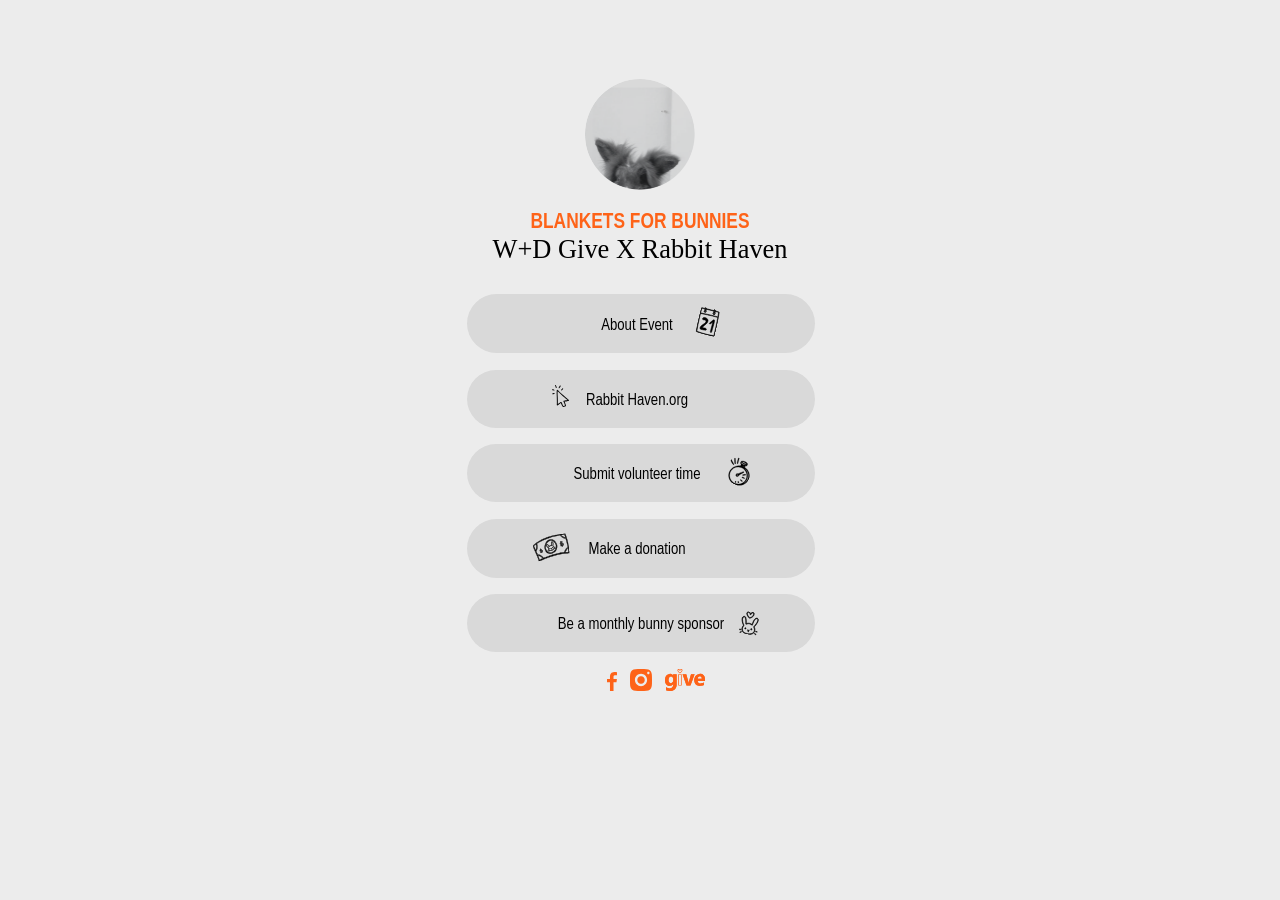
<file: index.html>
<!doctype html>
<html lang="en">
  <head>
    <meta charset="utf-8">
    <meta name="viewport" content="width=device-width, initial-scale=1">
    <meta name="robots" content="noindex, nofollow">
    <meta name="theme-color" content="#ececec">
    <meta name="description" content="Blankets for Bunnies event links.">
    <title>Blankets for Bunnies</title>
    <link rel="stylesheet" href="./styles.css">
  </head>
  <body>
    <main class="event-page">
      <header class="event-header">
        <img class="portrait" src="./assets/bunny.png" width="111" height="111" alt="A fluffy bunny peeking up at the camera">
        <h1>BLANKETS FOR BUNNIES</h1>
        <p class="subtitle">W+D Give X Rabbit Haven</p>
      </header>

      <nav class="event-links" aria-label="Event links">
        <a class="event-link about" href="./about.html">
          <span>About Event</span>
          <img class="doodle calendar" src="./assets/calendar.svg" alt="">
        </a>
        <a class="event-link haven" href="https://www.rabbithaven.org/">
          <img class="doodle pointer" src="./assets/pointer.svg" alt="">
          <span>Rabbit Haven.org</span>
        </a>
        <a class="event-link volunteer" href="https://microsoft.benevity.org/volunteer/external/track/?cause_id=840-912032325">
          <span>Submit volunteer time</span>
          <img class="doodle stopwatch" src="./assets/stopwatch.svg" alt="">
        </a>
        <a class="event-link donate" href="https://microsoft.benevity.org/wpgdonate/1/840-912032325">
          <img class="doodle donation" src="./assets/donation.svg" alt="">
          <span>Make a donation</span>
        </a>
        <a class="event-link sponsor" href="https://www.patreon.com/rabbithaven">
          <span>Be a monthly bunny sponsor<img class="doodle sponsor-bunny" src="./assets/sponsor-bunny.svg" alt=""></span>
        </a>
      </nav>

      <footer>
        <nav class="social-links" aria-label="Social and giving links">
          <a class="social-link facebook" href="https://www.facebook.com/RabbitHavenWA/" aria-label="Facebook">
            <img src="./assets/facebook.svg" alt="">
          </a>
          <a class="social-link instagram" href="https://www.instagram.com/rabbithaven_gigharbor/" aria-label="Instagram">
            <img src="./assets/instagram.svg" alt="">
          </a>
          <a class="social-link give" href="https://microsoft.sharepoint.com/sites/employeegive" aria-label="Give">
            <img src="./assets/give.svg" alt="">
          </a>
        </nav>
      </footer>
    </main>
  </body>
</html>
</file>
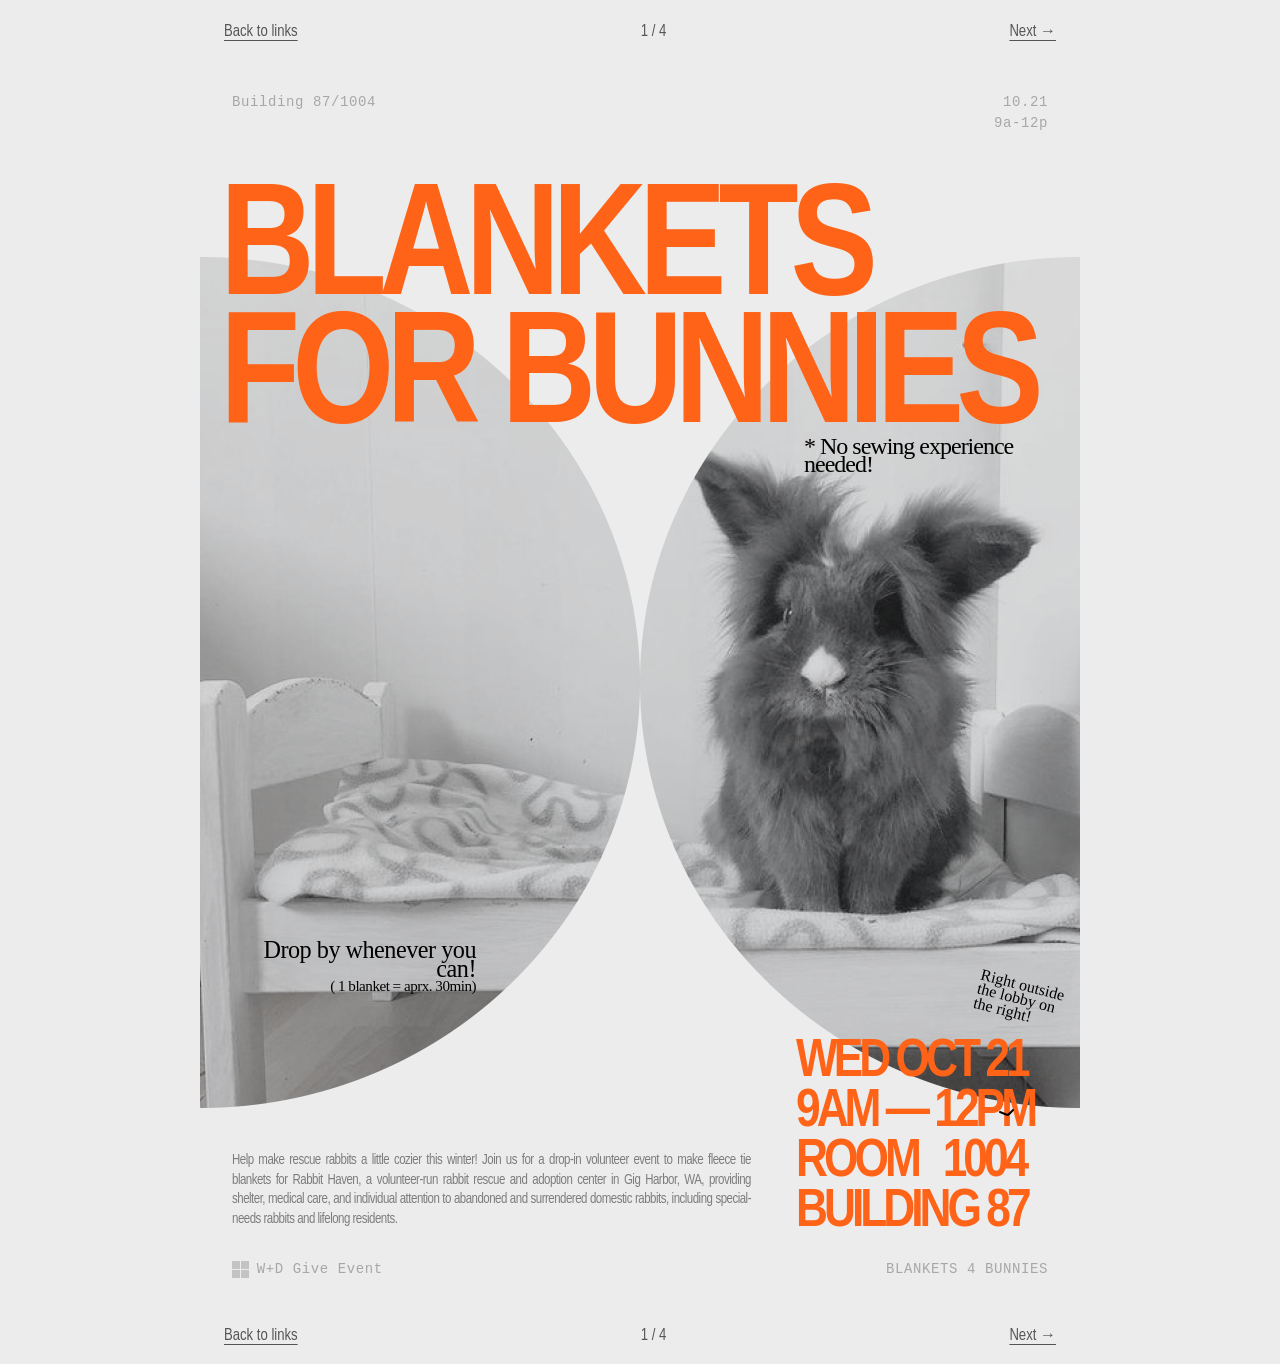
<file: about.html>
<!doctype html>
<html lang="en">
  <head>
    <meta charset="utf-8">
    <meta name="viewport" content="width=device-width, initial-scale=1">
    <meta name="robots" content="noindex, nofollow">
    <meta name="theme-color" content="#ececec">
    <title>About Event - Blankets for Bunnies</title>
    <link rel="stylesheet" href="./styles.css">
    <link rel="stylesheet" href="./about.css">
  </head>
  <body class="about-site">
    <nav class="reader-nav" aria-label="Page navigation">
      <a href="./index.html">Back to links</a>
      <span>1 / 4</span>
      <a href="./event.html" rel="next">Next &rarr;</a>
    </nav>
    <nav class="page-turns" aria-label="Quick page navigation">
      <a class="page-turn page-turn-prev" href="./index.html" aria-label="Back to home: Event links" title="Back to home">
        <svg width="16" height="24" viewBox="0 0 16 24" aria-hidden="true" focusable="false"><path d="M11 5 4 12l7 7" fill="none" stroke="currentColor" stroke-width="1.5" stroke-linecap="round" stroke-linejoin="round"/></svg>
      </a>
      <a class="page-turn page-turn-next" href="./event.html" aria-label="Next page: Event information" title="Next page">
        <svg width="16" height="24" viewBox="0 0 16 24" aria-hidden="true" focusable="false"><path d="m5 5 7 7-7 7" fill="none" stroke="currentColor" stroke-width="1.5" stroke-linecap="round" stroke-linejoin="round"/></svg>
      </a>
    </nav>
    <main class="document-page poster-page">
      <div class="document-meta"><span>Building 87/1004</span><span>10.21<br>9a-12p</span></div>
      <img class="poster-photo" src="./assets/about/poster-bunny.png" width="880" height="851" alt="A fluffy rescue rabbit sitting beside a fleece blanket on a small bed">
      <h1 class="poster-title">BLANKETS<br>FOR BUNNIES</h1>
      <p class="handwritten poster-no-sewing">* No sewing experience needed!</p>
      <p class="handwritten poster-drop-in">Drop by whenever you can!<small>( 1 blanket = aprx. 30min)</small></p>
      <div class="poster-details">
        <p class="handwritten poster-location-note">Right outside the lobby on the right!</p>
        <p>WED OCT 21<br>9AM &mdash; 12PM<br>ROOM &nbsp; 1004<br>BUILDING 87</p>
        <img class="poster-arrow" src="./assets/about/poster-arrow.svg" alt="">
      </div>
      <p class="poster-intro">Help make rescue rabbits a little cozier this winter! Join us for a drop-in volunteer event to make fleece tie blankets for Rabbit Haven, a volunteer-run rabbit rescue and adoption center in Gig Harbor, WA, providing shelter, medical care, and individual attention to abandoned and surrendered domestic rabbits, including special-needs rabbits and lifelong residents.</p>
      <footer class="document-footer"><span class="event-brand"><span class="microsoft-mark" aria-hidden="true"><i></i><i></i><i></i><i></i></span>W+D Give Event</span><span>BLANKETS 4 BUNNIES</span></footer>
    </main>
    <nav class="reader-nav" aria-label="Page navigation">
      <a href="./index.html">Back to links</a>
      <span>1 / 4</span>
      <a href="./event.html" rel="next">Next &rarr;</a>
    </nav>
  </body>
</html>
</file>
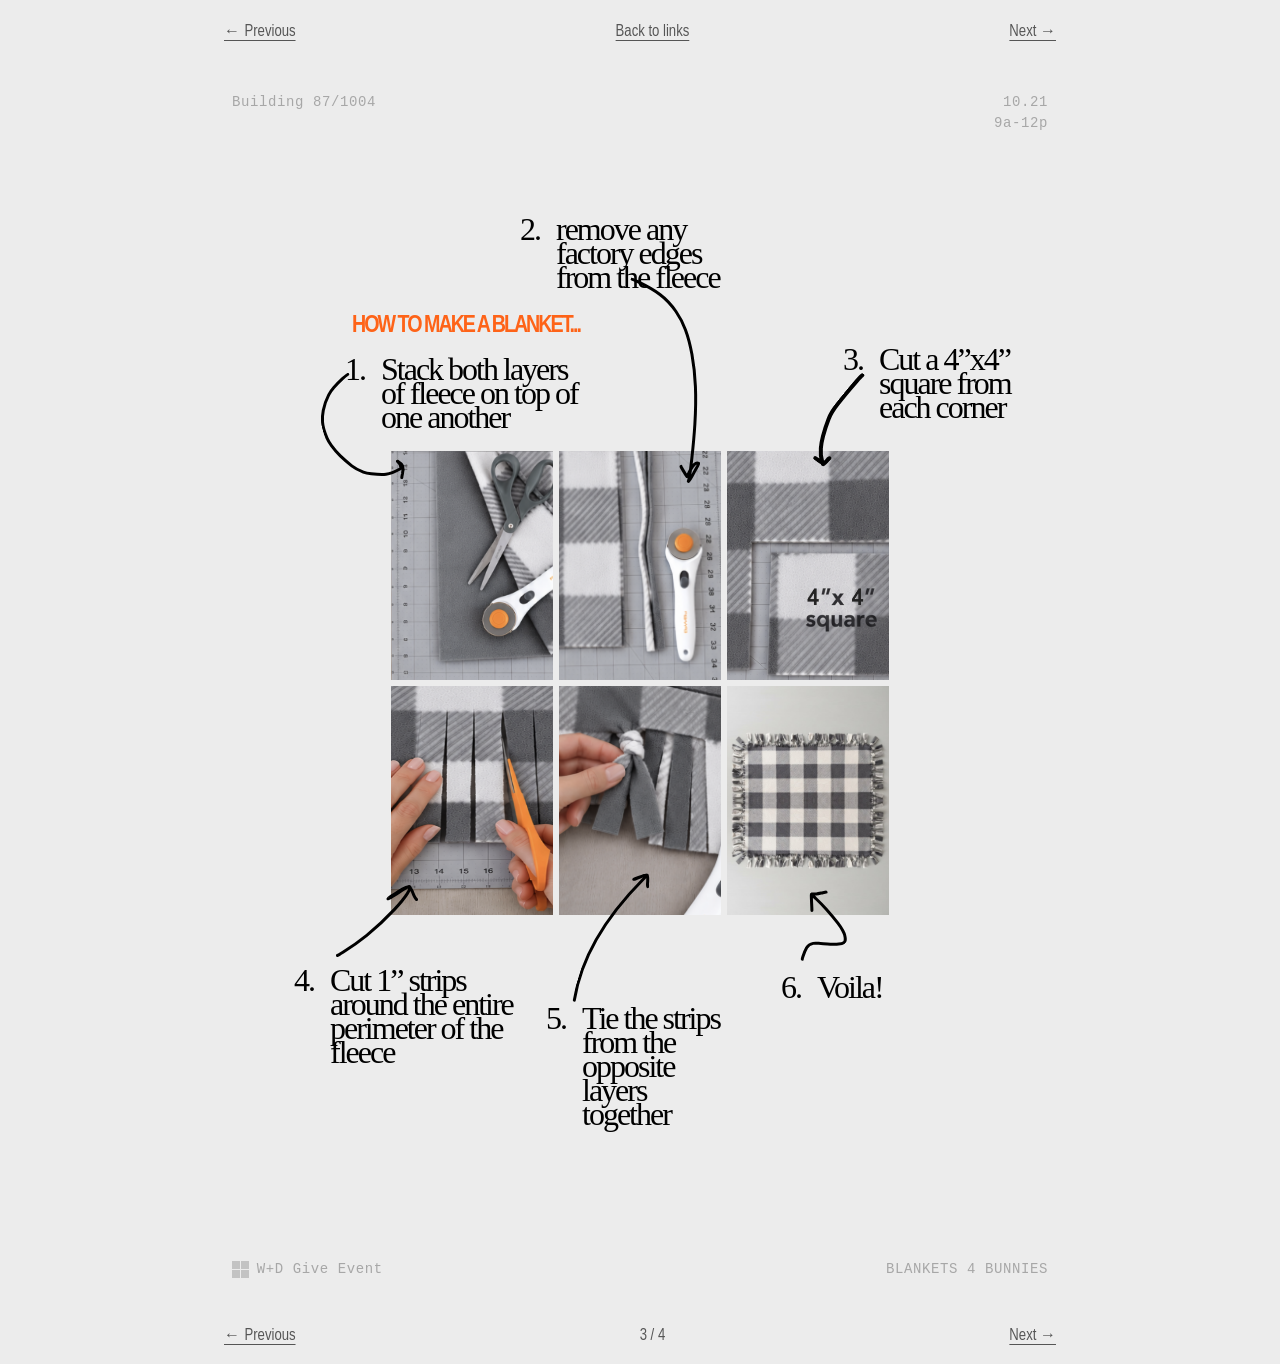
<file: blanket.html>
<!doctype html>
<html lang="en">
  <head>
    <meta charset="utf-8">
    <meta name="viewport" content="width=device-width, initial-scale=1">
    <meta name="robots" content="noindex, nofollow">
    <meta name="theme-color" content="#ececec">
    <title>How to Make a Blanket - Blankets for Bunnies</title>
    <link rel="stylesheet" href="./styles.css">
    <link rel="stylesheet" href="./about.css">
  </head>
  <body class="about-site">
    <nav class="reader-nav" aria-label="Page navigation">
      <a href="./event.html" rel="prev">&larr; Previous</a>
      <a href="./index.html">Back to links</a>
      <a href="./rabbit-haven.html" rel="next">Next &rarr;</a>
    </nav>
    <nav class="page-turns" aria-label="Quick page navigation">
      <a class="page-turn page-turn-prev" href="./event.html" aria-label="Previous page: Event information" title="Previous page">
        <svg width="16" height="24" viewBox="0 0 16 24" aria-hidden="true" focusable="false"><path d="M11 5 4 12l7 7" fill="none" stroke="currentColor" stroke-width="1.5" stroke-linecap="round" stroke-linejoin="round"/></svg>
      </a>
      <a class="page-turn page-turn-next" href="./rabbit-haven.html" aria-label="Next page: About Rabbit Haven" title="Next page">
        <svg width="16" height="24" viewBox="0 0 16 24" aria-hidden="true" focusable="false"><path d="m5 5 7 7-7 7" fill="none" stroke="currentColor" stroke-width="1.5" stroke-linecap="round" stroke-linejoin="round"/></svg>
      </a>
    </nav>
    <main class="document-page instruction-page">
      <div class="document-meta"><span>Building 87/1004</span><span>10.21<br>9a-12p</span></div>
      <h1 class="instruction-title">HOW TO MAKE A BLANKET...</h1>
      <ol class="blanket-steps">
        <li class="blanket-step step-one">
          <p class="step-label handwritten">Stack both layers of fleece on top of one another</p>
          <div class="step-photo"><img class="crop-stack" src="./assets/about/fleece-stack.png" alt="Two layers of fleece stacked on a cutting mat"></div>
          <img class="step-arrow" src="./assets/about/step-one-arrow.svg" alt="">
        </li>
        <li class="blanket-step step-two">
          <p class="step-label handwritten">remove any factory edges from the fleece</p>
          <div class="step-photo">
            <img class="crop-stack" src="./assets/about/fleece-stack.png" alt="">
            <img class="crop-edges" src="./assets/about/fleece-edges.png" alt="Trimming the factory edge with a rotary cutter">
          </div>
          <img class="step-arrow" src="./assets/about/step-two-arrow.svg" alt="">
        </li>
        <li class="blanket-step step-three">
          <p class="step-label handwritten">Cut a 4&rdquo;x4&rdquo; square from each corner</p>
          <div class="step-photo">
            <img class="crop-stack" src="./assets/about/fleece-stack.png" alt="">
            <img class="crop-corners" src="./assets/about/fleece-corners-4x4.png" alt="A square cut from a fleece corner, labeled 4 by 4 inches">
          </div>
          <img class="step-arrow" src="./assets/about/step-three-arrow.svg" alt="">
        </li>
        <li class="blanket-step step-four">
          <p class="step-label handwritten">Cut 1&rdquo; strips around the entire perimeter of the fleece</p>
          <div class="step-photo">
            <img class="crop-fringe-base" src="./assets/about/fleece-fringe-base.png" alt="">
            <img class="crop-stack" src="./assets/about/fleece-fringe.png" alt="Cutting evenly spaced fringe strips into the fleece">
          </div>
          <img class="step-arrow" src="./assets/about/step-four-arrow.svg" alt="">
        </li>
        <li class="blanket-step step-five">
          <p class="step-label handwritten">Tie the strips from the opposite layers together</p>
          <div class="step-photo">
            <img class="crop-stack" src="./assets/about/fleece-fringe.png" alt="">
            <img class="crop-ties" src="./assets/about/fleece-ties.png" alt="Tying a top and bottom fleece strip together">
          </div>
          <img class="step-arrow" src="./assets/about/step-five-arrow.svg" alt="">
        </li>
        <li class="blanket-step step-six">
          <p class="step-label handwritten">Voila!</p>
          <div class="step-photo"><img class="crop-finished" src="./assets/about/finished-blanket-flat.png" alt="Illustration of a finished gray plaid fleece blanket lying flat, with tied fringe around every edge"></div>
          <img class="step-arrow" src="./assets/about/step-six-arrow.svg" alt="">
        </li>
      </ol>
      <footer class="document-footer"><span class="event-brand"><span class="microsoft-mark" aria-hidden="true"><i></i><i></i><i></i><i></i></span>W+D Give Event</span><span>BLANKETS 4 BUNNIES</span></footer>
    </main>
    <nav class="reader-nav" aria-label="Page navigation">
      <a href="./event.html" rel="prev">&larr; Previous</a>
      <span>3 / 4</span>
      <a href="./rabbit-haven.html" rel="next">Next &rarr;</a>
    </nav>
  </body>
</html>
</file>
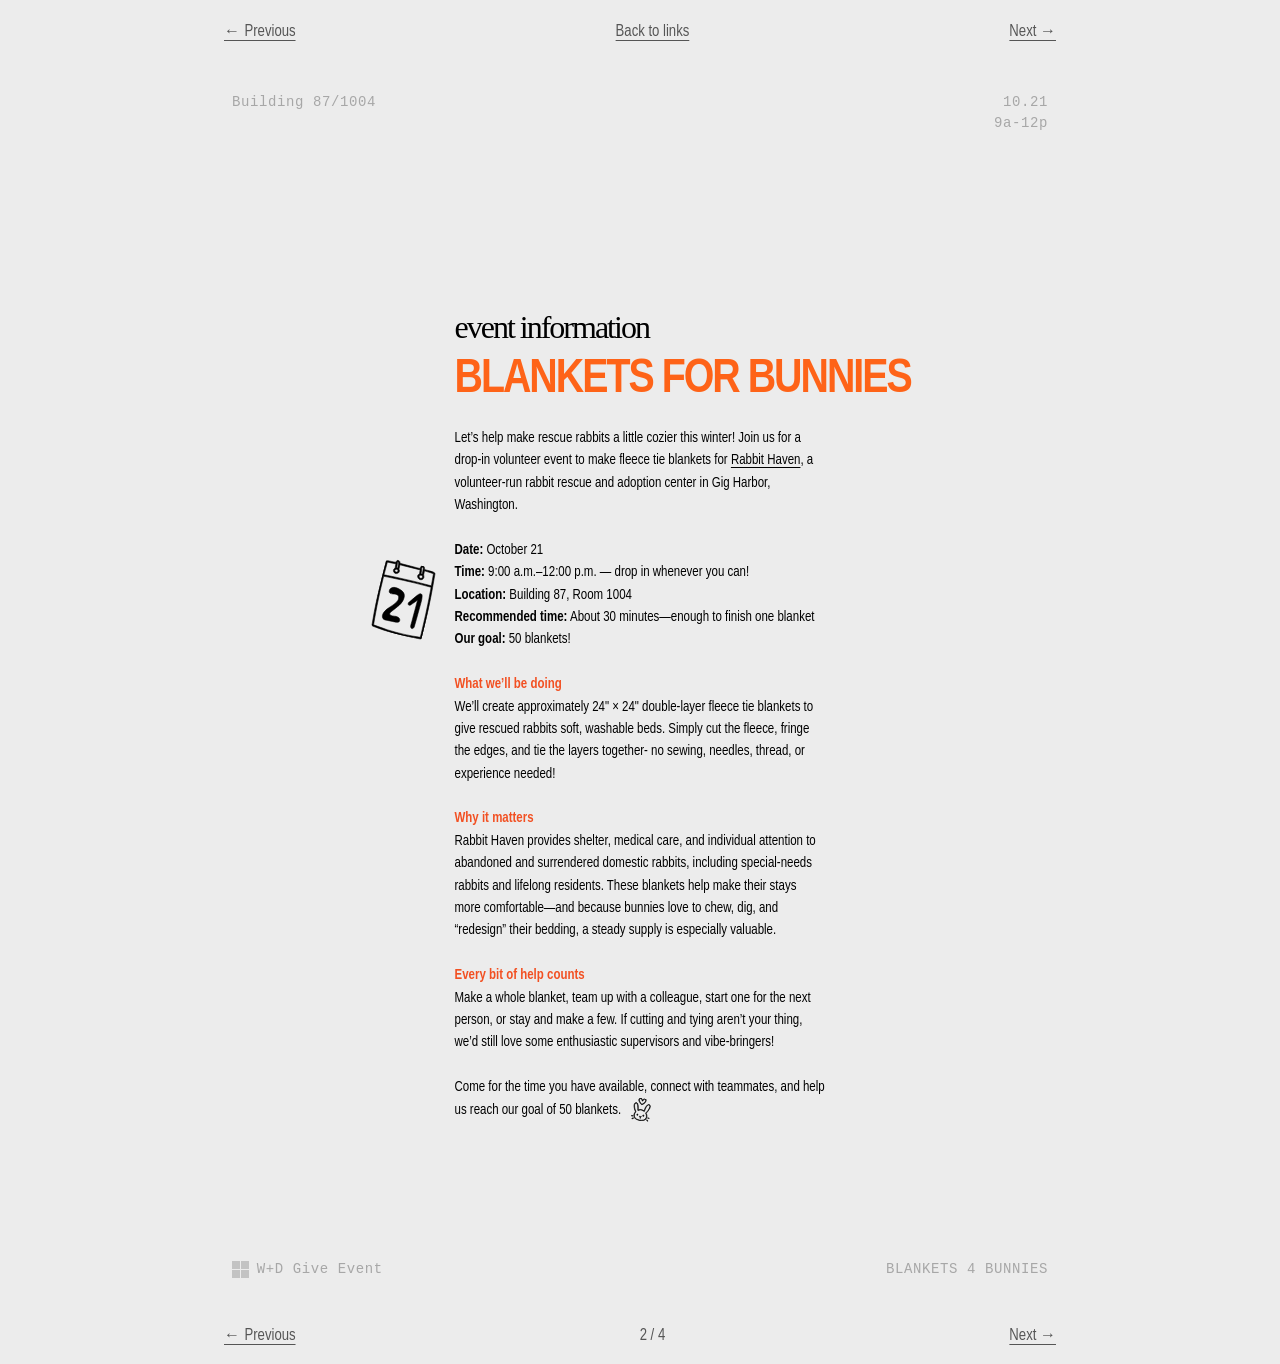
<file: event.html>
<!doctype html>
<html lang="en">
  <head>
    <meta charset="utf-8">
    <meta name="viewport" content="width=device-width, initial-scale=1">
    <meta name="robots" content="noindex, nofollow">
    <meta name="theme-color" content="#ececec">
    <title>Event Information - Blankets for Bunnies</title>
    <link rel="stylesheet" href="./styles.css">
    <link rel="stylesheet" href="./about.css">
  </head>
  <body class="about-site">
    <nav class="reader-nav" aria-label="Page navigation">
      <a href="./about.html" rel="prev">&larr; Previous</a>
      <a href="./index.html">Back to links</a>
      <a href="./blanket.html" rel="next">Next &rarr;</a>
    </nav>
    <nav class="page-turns" aria-label="Quick page navigation">
      <a class="page-turn page-turn-prev" href="./about.html" aria-label="Previous page: Event poster" title="Previous page">
        <svg width="16" height="24" viewBox="0 0 16 24" aria-hidden="true" focusable="false"><path d="M11 5 4 12l7 7" fill="none" stroke="currentColor" stroke-width="1.5" stroke-linecap="round" stroke-linejoin="round"/></svg>
      </a>
      <a class="page-turn page-turn-next" href="./blanket.html" aria-label="Next page: Blanket instructions" title="Next page">
        <svg width="16" height="24" viewBox="0 0 16 24" aria-hidden="true" focusable="false"><path d="m5 5 7 7-7 7" fill="none" stroke="currentColor" stroke-width="1.5" stroke-linecap="round" stroke-linejoin="round"/></svg>
      </a>
    </nav>
    <main class="document-page article-page">
      <div class="document-meta"><span>Building 87/1004</span><span>10.21<br>9a-12p</span></div>
      <article class="article-copy">
        <header>
          <p class="handwritten article-eyebrow">event information</p>
          <h1 class="article-title">BLANKETS FOR BUNNIES</h1>
        </header>
        <p>Let&rsquo;s help make rescue rabbits a little cozier this winter! Join us for a drop-in volunteer event to make fleece tie blankets for <a href="https://www.rabbithaven.org/">Rabbit Haven</a>, a volunteer-run rabbit rescue and adoption center in Gig Harbor, Washington.</p>
        <div class="event-facts">
          <img class="facts-calendar" src="./assets/about/event-calendar.svg" alt="">
          <p><strong>Date:</strong> October 21<br>
            <strong>Time:</strong> 9:00 a.m.&ndash;12:00 p.m. &mdash; drop in whenever you can!<br>
            <strong>Location:</strong> Building 87, Room 1004<br>
            <strong>Recommended time:</strong> About 30 minutes&mdash;enough to finish one blanket<br>
            <strong>Our goal:</strong> 50 blankets!</p>
        </div>
        <section>
          <h2>What we&rsquo;ll be doing</h2>
          <p>We&rsquo;ll create approximately 24&quot; &times; 24&quot; double-layer fleece tie blankets to give rescued rabbits soft, washable beds. Simply cut the fleece, fringe the edges, and tie the layers together- no sewing, needles, thread, or experience needed!</p>
        </section>
        <section>
          <h2>Why it matters</h2>
          <p>Rabbit Haven provides shelter, medical care, and individual attention to abandoned and surrendered domestic rabbits, including special-needs rabbits and lifelong residents. These blankets help make their stays more comfortable&mdash;and because bunnies love to chew, dig, and &ldquo;redesign&rdquo; their bedding, a steady supply is especially valuable.</p>
        </section>
        <section>
          <h2>Every bit of help counts</h2>
          <p>Make a whole blanket, team up with a colleague, start one for the next person, or stay and make a few. If cutting and tying aren&rsquo;t your thing, we&rsquo;d still love some enthusiastic supervisors and vibe-bringers!</p>
        </section>
        <p class="event-closing">Come for the time you have available, connect with teammates, and help us reach our goal of 50 blankets. <img src="./assets/sponsor-bunny.svg" alt=""></p>
      </article>
      <footer class="document-footer"><span class="event-brand"><span class="microsoft-mark" aria-hidden="true"><i></i><i></i><i></i><i></i></span>W+D Give Event</span><span>BLANKETS 4 BUNNIES</span></footer>
    </main>
    <nav class="reader-nav" aria-label="Page navigation">
      <a href="./about.html" rel="prev">&larr; Previous</a>
      <span>2 / 4</span>
      <a href="./blanket.html" rel="next">Next &rarr;</a>
    </nav>
  </body>
</html>
</file>
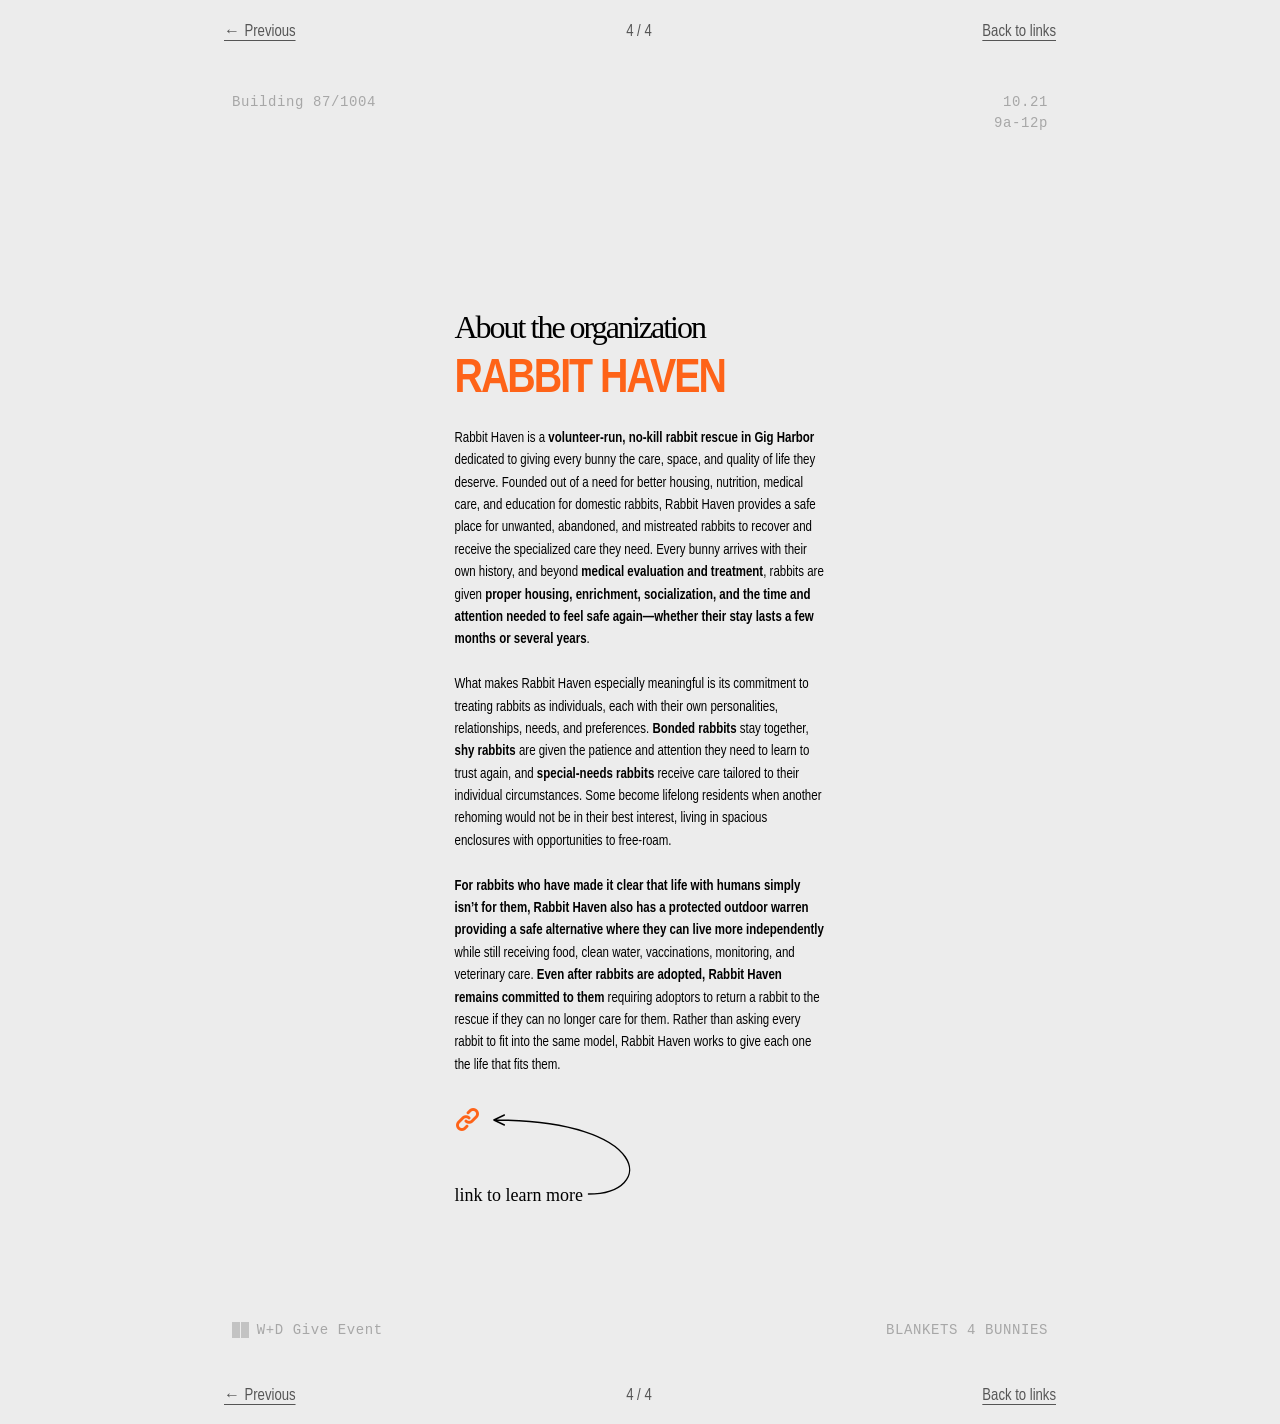
<file: rabbit-haven.html>
<!doctype html>
<html lang="en">
  <head>
    <meta charset="utf-8">
    <meta name="viewport" content="width=device-width, initial-scale=1">
    <meta name="robots" content="noindex, nofollow">
    <meta name="theme-color" content="#ececec">
    <title>About Rabbit Haven - Blankets for Bunnies</title>
    <link rel="stylesheet" href="./styles.css">
    <link rel="stylesheet" href="./about.css">
  </head>
  <body class="about-site">
    <nav class="reader-nav" aria-label="Page navigation">
      <a href="./blanket.html" rel="prev">&larr; Previous</a>
      <span>4 / 4</span>
      <a href="./index.html">Back to links</a>
    </nav>
    <nav class="page-turns" aria-label="Quick page navigation">
      <a class="page-turn page-turn-prev" href="./blanket.html" aria-label="Previous page: Blanket instructions" title="Previous page">
        <svg width="16" height="24" viewBox="0 0 16 24" aria-hidden="true" focusable="false"><path d="M11 5 4 12l7 7" fill="none" stroke="currentColor" stroke-width="1.5" stroke-linecap="round" stroke-linejoin="round"/></svg>
      </a>
    </nav>
    <main class="document-page article-page">
      <div class="document-meta"><span>Building 87/1004</span><span>10.21<br>9a-12p</span></div>
      <article class="article-copy">
        <header>
          <p class="handwritten article-eyebrow">About the organization</p>
          <h1 class="article-title">RABBIT HAVEN</h1>
        </header>
        <p>Rabbit Haven is a <strong>volunteer-run, no-kill rabbit rescue in Gig Harbor</strong> dedicated to giving every bunny the care, space, and quality of life they deserve. Founded out of a need for better housing, nutrition, medical care, and education for domestic rabbits, Rabbit Haven provides a safe place for unwanted, abandoned, and mistreated rabbits to recover and receive the specialized care they need. Every bunny arrives with their own history, and beyond <strong>medical evaluation and treatment</strong>, rabbits are given <strong>proper housing, enrichment, socialization, and the time and attention needed to feel safe again&mdash;whether their stay lasts a few months or several years</strong>.</p>
        <p>What makes Rabbit Haven especially meaningful is its commitment to treating rabbits as individuals, each with their own personalities, relationships, needs, and preferences. <strong>Bonded rabbits</strong> stay together, <strong>shy rabbits</strong> are given the patience and attention they need to learn to trust again, and <strong>special-needs rabbits</strong> receive care tailored to their individual circumstances. Some become lifelong residents when another rehoming would not be in their best interest, living in spacious enclosures with opportunities to free-roam.</p>
        <p><strong>For rabbits who have made it clear that life with humans simply isn&rsquo;t for them, Rabbit Haven also has a protected outdoor warren providing a safe alternative where they can live more independently</strong> while still receiving food, clean water, vaccinations, monitoring, and veterinary care. <strong>Even after rabbits are adopted, Rabbit Haven remains committed to them</strong> requiring adoptors to return a rabbit to the rescue if they can no longer care for them. Rather than asking every rabbit to fit into the same model, Rabbit Haven works to give each one the life that fits them.</p>
        <figure class="learn-more">
          <a class="organization-link" href="https://www.rabbithaven.org/" aria-label="Learn more about Rabbit Haven">
            <img src="./assets/about/rabbit-haven-link.png" width="25" height="23" alt="">
          </a>
          <figcaption class="handwritten">link to learn more<svg class="learn-more-arrow" width="110" height="80" viewBox="0 0 110 80" preserveAspectRatio="none" aria-hidden="true" focusable="false"><path d="M110 74C168 74 163 0 29 0m9-5-9 5 9 5" fill="none" stroke="currentColor" stroke-width="1.4" stroke-linecap="round" stroke-linejoin="round" vector-effect="non-scaling-stroke"/></svg></figcaption>
        </figure>
      </article>
      <footer class="document-footer"><span class="event-brand"><span class="microsoft-mark" aria-hidden="true"><i></i><i></i><i></i><i></i></span>W+D Give Event</span><span>BLANKETS 4 BUNNIES</span></footer>
    </main>
    <nav class="reader-nav" aria-label="Page navigation">
      <a href="./blanket.html" rel="prev">&larr; Previous</a>
      <span>4 / 4</span>
      <a href="./index.html">Back to links</a>
    </nav>
  </body>
</html>
</file>
<file: styles.css>
:root {
  color-scheme: light;
  --page: #ececec;
  --pill: #d9d9d9;
  --orange: #fe6318;
  --ink: #000;
  font-family: "Aptos Narrow", "Arial Narrow", "Liberation Sans Narrow", sans-serif;
  color: var(--ink);
  background: var(--page);
}

* {
  box-sizing: border-box;
}

body {
  margin: 0;
}

.event-page {
  width: min(100%, 402px);
  min-height: 100svh;
  margin-inline: auto;
  padding: 79.469px 26px 64px 28px;
}

.event-header {
  text-align: center;
  margin-left: -2px;
}

.portrait {
  display: block;
  width: 110.594px;
  height: 110.594px;
  margin-inline: auto;
  border-radius: 50%;
}

h1 {
  margin: 17.219px 0 0;
  color: var(--orange);
  font-size: 21.192px;
  font-weight: 700;
  font-stretch: condensed;
  line-height: 26px;
}

.subtitle {
  margin: -3.282px 0 0;
  font-family: "QESamRoberts2", "Segoe Print", "Bradley Hand", cursive;
  font-size: 26.416px;
  font-weight: 400;
  line-height: 38px;
}

.event-links {
  display: grid;
  gap: 16.556px;
  margin-top: 26px;
}

.event-link {
  position: relative;
  display: flex;
  align-items: center;
  justify-content: center;
  min-height: 58px;
  border-radius: 29.47px;
  color: var(--ink);
  background: var(--pill);
  font-size: 16px;
  line-height: 20px;
  text-decoration: none;
}

.event-link.about,
.event-link.donate {
  min-height: 59px;
}

.event-link span {
  position: relative;
  left: -4px;
}

.doodle {
  position: absolute;
  display: block;
  /* SVGs retain their intrinsic dimensions; only the Figma rotation is applied. */
}

.calendar {
  left: calc(50% + 57.18px);
  top: 14.38px;
  transform: rotate(13.99deg);
}

.pointer {
  left: calc(50% - 89px);
  top: 15.444px;
}

.stopwatch {
  left: calc(50% + 84.94px);
  top: 14.94px;
  transform: rotate(26.33deg);
}

.donation {
  left: calc(50% - 107.96px);
  top: 16.1px;
  transform: rotate(-6.76deg);
}

.event-link.sponsor {
  padding: 12px 52px;
  text-align: center;
}

.sponsor span {
  left: 0;
  min-width: 0;
}

.sponsor .sponsor-bunny {
  left: calc(100% + 16px);
  top: 50%;
  transform: translateY(-50%) rotate(8.93deg);
}

.social-links {
  display: flex;
  align-items: center;
  justify-content: center;
  width: max-content;
  margin: 5.644px auto 0;
}

.social-link {
  display: flex;
  align-items: center;
  justify-content: center;
  min-width: 44px;
  min-height: 44px;
  border-radius: 8px;
}

.social-link img {
  display: block;
}

.facebook img {
  margin-top: 2.861px;
  /* Match the visible gap between Instagram and Give. */
  transform: translateX(15.022px);
}

a[aria-disabled="true"] {
  cursor: not-allowed;
}

a:focus {
  outline: 3px solid #904000;
  outline-offset: 4px;
}

a[href]:hover {
  background-color: #cdcdcd;
}

.visually-hidden {
  position: absolute;
  width: 1px;
  height: 1px;
  padding: 0;
  overflow: hidden;
  clip-path: inset(50%);
  white-space: nowrap;
}

@media (max-width: 359px) {
  .event-page {
    padding-inline: 16px;
  }
}
</file>
<file: about.css>
.about-site {
  --handwriting: "QESamRoberts2", "Segoe Print", "Bradley Hand", cursive;
}

.reader-nav {
  display: flex;
  justify-content: space-between;
  align-items: center;
  gap: 12px;
  max-width: 880px;
  margin-inline: auto;
  padding: 8px 24px;
  color: #555;
  font-size: 16px;
}

.reader-nav a {
  display: inline-flex;
  align-items: center;
  min-height: 44px;
  color: inherit;
  text-underline-offset: 4px;
}

.page-turns {
  display: none;
}

.document-page {
  position: relative;
  display: flex;
  flex-direction: column;
  width: min(100%, 880px);
  min-height: 1244px;
  margin-inline: auto;
}

.document-meta,
.document-footer {
  display: flex;
  justify-content: space-between;
  gap: 16px;
  padding: 32px;
  color: #a7a7a7;
  font: 14px/1.488 "Roboto Mono", Consolas, monospace;
  letter-spacing: 0.6px;
}

.document-meta {
  padding-bottom: 0;
}

.document-meta > :last-child {
  text-align: right;
}

.document-footer {
  margin-top: auto;
  padding-bottom: 24px;
}

.event-brand {
  display: flex;
  align-items: center;
  gap: 8px;
}

.microsoft-mark {
  display: grid;
  grid-template-columns: repeat(2, 7.917px);
  grid-template-rows: repeat(2, 7.917px);
  gap: 0.833px;
}

.microsoft-mark i {
  background: #c3c3c3;
}

.handwritten {
  font-family: var(--handwriting);
  font-weight: 400;
}

.poster-page {
  height: 1244px;
}

.poster-photo {
  position: absolute;
  inset: 197px 0 auto;
  width: 100%;
  height: auto;
}

.poster-title {
  position: absolute;
  top: 112px;
  left: 20px;
  margin: 0;
  font-size: 160px;
  line-height: 128px;
  letter-spacing: -8px;
}

.poster-no-sewing {
  position: absolute;
  top: 377px;
  left: 604px;
  width: 245px;
  margin: 0;
  font-size: 24px;
  line-height: 0.75;
  letter-spacing: -1px;
}

.poster-drop-in {
  position: absolute;
  top: 880px;
  left: 47px;
  width: 229px;
  margin: 0;
  text-align: right;
  font-size: 24.224px;
  line-height: 0.8;
  letter-spacing: -0.505px;
}

.poster-drop-in small {
  display: block;
  font-size: 15.14px;
  line-height: 1;
}

.poster-details {
  position: absolute;
  top: 971px;
  right: 32px;
  width: 252px;
  color: var(--orange);
}

.poster-details > p:not(.handwritten) {
  margin: 0;
  font-size: 54px;
  font-weight: 700;
  line-height: 50px;
  letter-spacing: -4px;
}

.poster-location-note {
  position: absolute;
  right: -16px;
  bottom: calc(100% + 10px);
  width: 88px;
  margin: 0;
  transform: rotate(14.44deg);
  color: var(--ink);
  font-size: 16.023px;
  line-height: 0.9;
}

.poster-arrow {
  position: absolute;
  top: 78px;
  right: 34px;
}

.poster-intro {
  position: absolute;
  left: 32px;
  top: 1090px;
  width: 519px;
  margin: 0;
  color: #7c7c7c;
  font-size: 14px;
  line-height: 1.4;
  letter-spacing: -0.5px;
  text-align: justify;
}

.article-copy {
  width: 371px;
  margin: 181px auto 60px;
  font-size: 14px;
  line-height: 1.6;
}

.article-eyebrow {
  margin: 0;
  font-size: 32px;
  line-height: 0.75;
  letter-spacing: -2px;
}

.article-title {
  width: max-content;
  max-width: 550px;
  margin: 8px 0 24px;
  font-size: 48px;
  line-height: 1.15;
  letter-spacing: -2px;
}

.article-copy p {
  margin-top: 0;
  margin-bottom: 22.4px;
}

.article-copy .article-eyebrow {
  margin-bottom: 0;
}

.article-copy h2 {
  margin: 0;
  color: #f25022;
  font-size: inherit;
  line-height: inherit;
}

.article-copy a {
  color: inherit;
  text-underline-offset: 3px;
}

.event-facts {
  position: relative;
}

.facts-calendar {
  position: absolute;
  top: 24px;
  left: -78px;
  transform: rotate(13.99deg);
}

.event-closing img {
  margin-left: 8px;
  vertical-align: middle;
  transform: rotate(8.93deg);
}

.learn-more {
  width: max-content;
  max-width: 100%;
  padding-right: 44px;
  margin: 0 0 24px;
}

.organization-link {
  display: flex;
  align-items: center;
  justify-content: center;
  width: 44px;
  height: 44px;
  margin-left: -9.5px;
}

.organization-link img {
  display: block;
}

.learn-more figcaption {
  position: relative;
  width: max-content;
  padding-top: 44px;
  font-size: 18px;
  line-height: 1;
}

.learn-more-arrow {
  position: absolute;
  left: 5px;
  top: -22px;
  width: 100%;
  height: 80px;
  overflow: visible;
  pointer-events: none;
}

.instruction-title {
  position: absolute;
  left: 152px;
  top: 249px;
  margin: 0;
  font-size: 24px;
  line-height: 29px;
  letter-spacing: -2px;
}

.blanket-steps {
  list-style: none;
  counter-reset: blanket-step;
  margin: 0;
  padding: 0;
}

.blanket-step {
  counter-increment: blanket-step;
}

.step-label {
  position: absolute;
  margin: 0;
  padding-left: 36px;
  font-size: 32px;
  line-height: 0.75;
  letter-spacing: -2px;
}

.step-label::before {
  content: counter(blanket-step) ".";
  position: absolute;
  left: 0;
}

.step-photo {
  position: absolute;
  width: 162px;
  height: 229px;
  overflow: hidden;
}

.step-photo img {
  position: absolute;
  height: 100%;
  max-width: none;
}

.crop-stack {
  left: -7.02%;
  width: 159.43%;
}

.crop-edges {
  left: -55.8%;
  width: 158.86%;
}

.crop-corners {
  left: -33.48%;
  width: 174.21%;
}

.step-photo .crop-fringe-base {
  top: -10.55%;
  left: -0.02%;
  height: 110.55%;
  width: 119.16%;
}

.crop-ties,
.crop-finished {
  inset: 0;
  width: 100%;
  object-fit: cover;
}

.step-arrow {
  position: absolute;
}

.step-one .step-label { left: 145px; top: 297px; width: 235px; }
.step-two .step-label { left: 320px; top: 157px; width: 235px; }
.step-three .step-label { left: 643px; top: 287px; width: 191px; }
.step-four .step-label { left: 94px; top: 908px; width: 241px; }
.step-five .step-label { left: 346px; top: 946px; width: 188px; }
.step-six .step-label { left: 581px; top: 915px; width: 188px; }
.step-one .step-photo { left: 191px; top: 391px; }
.step-two .step-photo { left: 359px; top: 391px; }
.step-three .step-photo { left: 527px; top: 391px; }
.step-four .step-photo { left: 191px; top: 626px; }
.step-five .step-photo { left: 359px; top: 626px; }
.step-six .step-photo { left: 527px; top: 626px; }
.step-one .step-arrow { left: 124px; top: 312px; transform: rotate(-15.63deg); }
.step-two .step-arrow { left: 407px; top: 228px; transform: rotate(13.8deg); }
.step-three .step-arrow { left: 627px; top: 311px; transform: rotate(-140.84deg) scaleY(-1); }
.step-four .step-arrow { left: 135.5px; top: 824.6px; }
.step-five .step-arrow { left: 390.6px; top: 806px; transform: rotate(16.71deg); }
.step-six .step-arrow { left: 588px; top: 835px; transform: rotate(-136.19deg); }

@media (max-width: 879px) {
  .page-turns {
    display: block;
  }

  .page-turn {
    position: fixed;
    top: 50%;
    z-index: 2;
    display: flex;
    align-items: center;
    width: 44px;
    height: 56px;
    padding-inline: 4px;
    transform: translateY(-50%);
    color: #6b6b6b;
    background: transparent;
    border-radius: 8px;
  }

  .page-turn-prev {
    left: env(safe-area-inset-left, 0px);
    justify-content: flex-start;
  }

  .page-turn-next {
    right: env(safe-area-inset-right, 0px);
    justify-content: flex-end;
  }

  .page-turn svg {
    filter: drop-shadow(0 0 2px var(--page));
  }

  .page-turn:hover,
  .page-turn:focus {
    color: #111;
    background: transparent;
  }

  .page-turn:focus {
    outline-offset: -3px;
  }

  .document-page {
    min-height: 0;
  }

  .poster-page {
    height: auto;
  }

  .poster-title,
  .poster-photo,
  .poster-no-sewing,
  .poster-drop-in,
  .poster-details,
  .poster-intro {
    position: relative;
    inset: auto;
  }

  .poster-title {
    order: 1;
    margin: 40px 20px 0;
    font-size: clamp(54px, 13vw, 112px);
    line-height: 0.86;
    letter-spacing: -0.055em;
  }

  .poster-no-sewing {
    order: 2;
    align-self: flex-end;
    width: auto;
    margin: 20px 24px -12px;
    font-size: 22px;
    line-height: 1;
    z-index: 1;
  }

  .poster-photo {
    order: 3;
  }

  .poster-drop-in {
    order: 4;
    width: auto;
    margin: 24px;
    text-align: center;
    line-height: 1;
  }

  .poster-drop-in small {
    margin-top: 8px;
  }

  .poster-details {
    order: 5;
    align-self: center;
    margin-top: 56px;
  }

  .poster-intro {
    order: 6;
    width: auto;
    margin: 32px 24px;
    font-size: 16px;
    letter-spacing: normal;
    text-align: left;
  }

  .poster-page .document-footer {
    order: 7;
  }

  .article-copy {
    width: min(100% - 48px, 420px);
    margin: 80px auto 48px;
    font-size: 16px;
  }

  .article-title {
    width: auto;
    max-width: 100%;
    font-size: clamp(32px, 6vw, 48px);
    letter-spacing: -1px;
  }

  .article-eyebrow {
    font-size: 28px;
    line-height: 1;
    letter-spacing: -1px;
  }

  .event-facts {
    display: flow-root;
  }

  .facts-calendar {
    position: static;
    float: right;
    margin: 12px 8px 16px 24px;
  }

  .instruction-title {
    position: static;
    margin: 64px 24px 40px;
    font-size: 28px;
    letter-spacing: -1px;
  }

  .blanket-steps {
    display: grid;
    gap: 56px;
    width: min(100% - 48px, 420px);
    margin: 0 auto 48px;
  }

  .blanket-step {
    position: relative;
    display: flex;
    flex-direction: column;
    gap: 24px;
  }

  .blanket-step .step-label {
    position: relative;
    inset: auto;
    width: 100%;
    font-size: 28px;
    line-height: 1;
    letter-spacing: -1px;
  }

  .blanket-step .step-photo {
    position: relative;
    inset: auto;
    order: 2;
    align-self: center;
  }

  .blanket-step .step-arrow {
    position: relative;
    inset: auto;
    order: 1;
    align-self: center;
    margin-block: 8px;
  }

  .step-one .step-arrow {
    transform: rotate(90deg);
  }

  .step-four .step-arrow {
    transform: rotate(180deg);
  }

  .step-five .step-arrow {
    transform: rotate(196.71deg);
  }

  .step-six .step-arrow {
    transform: rotate(43.81deg);
  }
}

@media (max-width: 479px) {
  .document-meta,
  .document-footer {
    padding-inline: 24px;
    font-size: 10px;
    letter-spacing: 0;
  }

  .reader-nav {
    font-size: 14px;
  }
}
</file>
